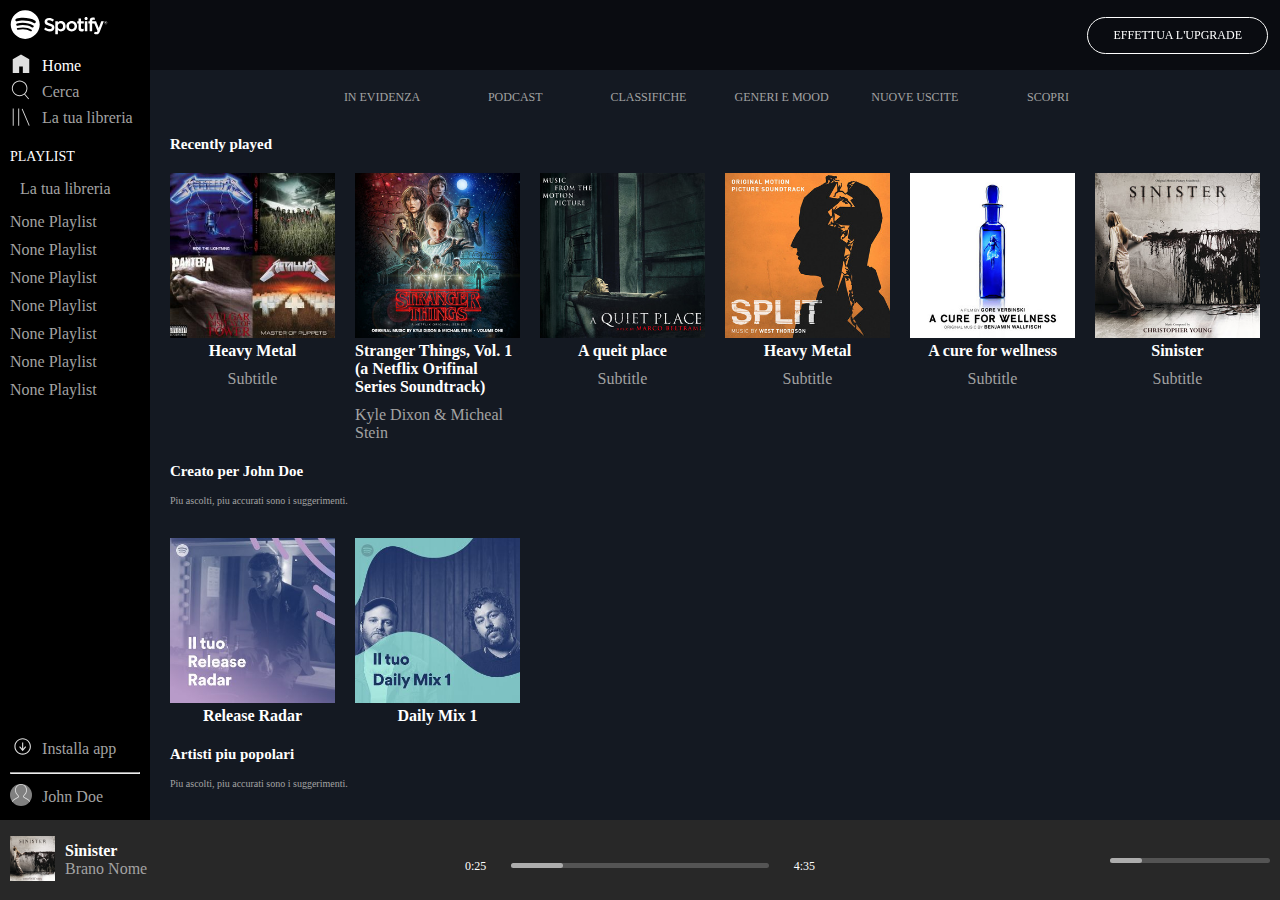
<file: index.html>
<!DOCTYPE html>
<html lang="en">
    <head>
        <meta charset="UTF-8">
        <meta http-equiv="X-UA-Compatible" content="IE=edge">
        <meta name="viewport" content="width=device-width, initial-scale=1.0">

        <!-- MAIN STYLE -->
        <link rel="stylesheet" href="./css/style.css">
        <link rel="stylesheet" href="./css/common.css">
        <link rel="stylesheet" href="./css/media-query.css">

        <!-- TITLE -->
        <title>Spotify</title>

        <!-- FAVICON -->
        <link rel="icon" type="image/x-icon" href="./img/favicon.ico">

        <!-- FONTS -->
        <link rel="stylesheet" href="https://cdnjs.cloudflare.com/ajax/libs/font-awesome/6.2.0/css/all.min.css" integrity="sha512-xh6O/CkQoPOWDdYTDqeRdPCVd1SpvCA9XXcUnZS2FmJNp1coAFzvtCN9BmamE+4aHK8yyUHUSCcJHgXloTyT2A==" crossorigin="anonymous" referrerpolicy="no-referrer" />
        <link rel="preconnect" href="https://fonts.googleapis.com">
        <link rel="preconnect" href="https://fonts.gstatic.com" crossorigin>
        <link href="https://fonts.googleapis.com/css2?family=Montserrat&display=swap" rel="stylesheet">
    </head>

    <body>
        <div class="wrapper flex">

            <!-- LEFT SIDE -->

            <aside>
                <div class="sidebar flex justify-content-space-between gap-10">
                    <div class="sidebar-up">
                        <div class="menu">
                            <div class="small-logo">
                                <a class="block-to-none" href="#"><img src="./img/logo-small.svg" alt="Spotify"></a>
                                <a class="none-to-block" href="#"><img src="./img/logo.svg" alt="Spotify"></a>
                            </div>
                            <div class="small-icon flex align-items-center gap-10">
                                <a href="#"><img class="img-grey hover-icon-sidebar" src="./img/home.svg" alt="Home"></a>
                                <span class="none-to-block hover-icon-sidebar">Home</span>
                            </div>
                            <div class="small-icon flex align-items-center gap-10">
                                <a href="#"><img class="img-grey hover-icon-sidebar" src="./img/search.svg" alt="Search"></a>
                                <span class="none-to-block txt-grey hover-icon-sidebar">Cerca</span>
                            </div>
                            <div class="small-icon flex align-items-center gap-10">
                                <a href="#"><img class="img-grey hover-icon-sidebar" src="./img/libreria.svg" alt="Libreria"></a>
                                <span class="none-to-block txt-grey hover-icon-sidebar">La tua libreria</span>
                            </div>
                        </div>
                        <div class="none-to-block playlist gap-10">
                            <div class="playlist-title-sidebar">
                                <span>PLAYLIST</span>
                            </div>
                            <div class="small-icon flex align-items-center gap-10">
                                <i class="fa-solid fa-square-plus txt-grey hover-icon-sidebar"></i>
                                <span class="none-to-block txt-grey hover-icon-sidebar">La tua libreria</span>
                            </div>
                            <div class="new-playlist">
                                <ul>
                                    <li class="hover-white">None Playlist</li>
                                    <li class="hover-white">None Playlist</li>
                                    <li class="hover-white">None Playlist</li>
                                    <li class="hover-white">None Playlist</li>
                                    <li class="hover-white">None Playlist</li>
                                    <li class="hover-white">None Playlist</li>
                                    <li class="hover-white">None Playlist</li>                                    
                                </ul>
                            </div>
                        </div>
                    </div>
                    <div class="sidebar-down">
                        <div class="small-icon flex align-items-center gap-10">
                            <a href="#"><img class="img-grey hover-icon-sidebar" src="./img/download.svg" alt="Download"></a>
                            <span class="none-to-block txt-grey hover-icon-sidebar">Installa app</span>
                        </div>
                        <hr class="none-to-block hr-sidebar">
                        <div class="small-icon flex align-items-center gap-10">
                            <a href="#"><img class="img-profile hover-icon-sidebar" src="./img/profile.svg" alt="Profile"></a>
                            <span class="none-to-block txt-grey hover-icon-sidebar">John Doe</span>
                        </div>                       
                    </div>
                </div>

            </aside>

            <!-- RIGHT SIDE -->

            <div class="main-container">

                <!-- UPGRADE SECTION -->

                <section class="header-section flex align-items-center">
                    <a class="btn-header hover-ratio-10" href="#">EFFETTUA L'UPGRADE</a>
                </section>

                <!-- SONGS SECTION -->

                <section class="main-section flex">
                    <div class="main-menu flex justify-content-center">
                        <div class="hover-white txt-grey">IN EVIDENZA</div>
                        <div class="hover-white txt-grey">PODCAST</div>
                        <div class="hover-white txt-grey">CLASSIFICHE</div>
                        <div class="hover-white txt-grey">GENERI E MOOD</div>
                        <div class="hover-white txt-grey">NUOVE USCITE</div>
                        <div class="hover-white txt-grey">SCOPRI</div>
                    </div>
                    <div class="recently-txt">
                        <span><strong>Recently played</strong></span>
                    </div>
                    <div class="cards flex">
                        <div class="card">
                            <div class="cover-song-main">
                                <img class="img-under" src="./img/metal_lifting.jpg" alt="Metal Lifting">
                                <div class="img-above">
                                    <i class="fa-regular fa-circle-play"></i>
                                </div>
                            </div>
                            <div class="details-song flex justify-content-center align-items-center gap-10">
                                <span class="song-name-main"><strong>Heavy Metal</strong></span>
                                <span class="txt-grey author-name-main">Subtitle</span>
                            </div>
                        </div>
                        <div class="card">
                            <div class="cover-song-main">
                                <img class="img-under" src="./img/stranger.jpeg" alt="Stranger things">
                                <div class="img-above">
                                    <i class="fa-regular fa-circle-play"></i>
                                </div>
                            </div>
                            <div class="details-song flex justify-content-center align-items-center gap-10">
                                <span class="song-name-main"><strong>Stranger Things, Vol. 1 (a Netflix Orifinal Series Soundtrack)</strong></span>
                                <span class="txt-grey author-name-main">Kyle Dixon & Micheal Stein</span>
                            </div>
                        </div>
                        <div class="card">
                            <div class="cover-song-main">
                                <img class="img-under" src="./img/aquietplace.jpeg" alt="A quiet place">
                                <div class="img-above">
                                    <i class="fa-regular fa-circle-play"></i>
                                </div>
                            </div>
                            <div class="details-song flex justify-content-center align-items-center gap-10">
                                <span class="song-name-main"><strong>A queit place</strong></span>
                                <span class="txt-grey author-name-main">Subtitle</span>
                            </div>
                        </div>
                        <div class="card">
                            <div class="cover-song-main">
                                <img class="img-under" src="./img/split.jpeg" alt="Split">
                                <div class="img-above">
                                    <i class="fa-regular fa-circle-play"></i>
                                </div>
                            </div>
                            <div class="details-song flex justify-content-center align-items-center gap-10">
                                <span class="song-name-main"><strong>Heavy Metal</strong></span>
                                <span class="txt-grey author-name-main">Subtitle</span>
                            </div>
                        </div>
                        <div class="card">
                            <div class="cover-song-main">
                                <img class="img-under" src="./img/cure.jpeg" alt="A cure for wellness">
                                <div class="img-above">
                                    <i class="fa-regular fa-circle-play"></i>
                                </div>
                            </div>
                            <div class="details-song flex justify-content-center align-items-center gap-10">
                                <span class="song-name-main"><strong>A cure for wellness</strong></span>
                                <span class="txt-grey author-name-main">Subtitle</span>
                            </div>
                        </div>
                        <div class="card">
                            <div class="cover-song-main">
                                <img class="img-under" src="./img/sinister.jpeg" alt="Sinister">
                                <div class="img-above">
                                    <i class="fa-regular fa-circle-play"></i>
                                </div>
                            </div>
                            <div class="details-song flex justify-content-center align-items-center gap-10">
                                <span class="song-name-main"><strong>Sinister</strong></span>
                                <span class="txt-grey author-name-main">Subtitle</span>
                            </div>
                        </div>
                    </div>
                    <div class="recently-txt">
                        <span><strong>Creato per John Doe</strong></span>
                    </div>
                    <div class="recently-txt-small">
                        <span class="txt-grey">Piu ascolti, piu accurati sono i suggerimenti.</span>
                    </div>
                    <div class="cards flex">
                        <div class="card">
                            <div class="cover-song-main">
                                <img class="img-under" src="./img/radar.jpeg" alt="Release Radar">
                                <div class="img-above">
                                    <i class="fa-regular fa-circle-play"></i>
                                </div>
                            </div>
                            <div class="details-song flex justify-content-center align-items-center gap-10">
                                <span class="song-name-main"><strong>Release Radar</strong></span>
                            </div>
                        </div>
                        <div class="card">
                            <div class="cover-song-main">
                                <img class="img-under" src="./img/mixdaily.jpeg" alt="Daily Mix 1">
                                <div class="img-above">
                                    <i class="fa-regular fa-circle-play"></i>
                                </div>
                            </div>
                            <div class="details-song flex justify-content-center align-items-center gap-10">
                                <span class="song-name-main"><strong>Daily Mix 1</strong></span>
                            </div>
                        </div>
                    </div>
                    <div class="recently-txt">
                        <span><strong>Artisti piu popolari</strong></span>
                    </div>
                    <div class="recently-txt-small">
                        <span class="txt-grey">Piu ascolti, piu accurati sono i suggerimenti.</span>
                    </div>
                    <div class="cards flex">
                        <div class="card">
                            <div class="cover-song-main">
                                <img class="rounded-img img-under" src="./img/youg.jpeg" alt="Youg">
                                <div class="img-above">
                                    <i class="fa-regular fa-circle-play"></i>
                                </div>
                            </div>
                            <div class="details-song flex justify-content-center align-items-center gap-10">
                                <span class="song-name-main"><strong>Youg</strong></span>
                            </div>
                        </div>
                        <div class="card">
                            <div class="cover-song-main">
                                <img class="rounded-img img-under" src="./img/einaudi.jpeg" alt="Einaudi">
                                <div class="img-above">
                                    <i class="fa-regular fa-circle-play"></i>
                                </div>
                            </div>
                            <div class="details-song flex justify-content-center align-items-center gap-10">
                                <span class="song-name-main"><strong>Einaudi</strong></span>
                            </div>
                        </div>
                    </div>
                </section>
            </div>
        </div>

        <!-- PLAYER -->

        <footer class="flex justify-content-space-between gap-10">
            <div class="left-footer flex align-items-center">
                <div class="current-song flex gap-10 padding-3">
                    <div class="cover-footer none-to-block">
                        <img src="./img/sinister.jpeg" alt="Sinister">
                    </div>
                    <div class="info-song flex justify-content-center">
                        <span><strong>Sinister</strong></span>
                        <div class="hover-underline">
                            <span class="txt-grey hover-white">Brano <br class="block-to-none"> Nome</span>
                        </div>
                    </div>
                </div> 
                <div class="icons-left-footer flex column-to-row">
                    <i class="fa-regular fa-heart txt-grey padding-5 hover-white"></i>
                    <i class="fa-regular fa-folder txt-grey padding-5 hover-white"></i>
                </div>               
            </div>
            <div class="central-footer flex align-items-center justify-content-center gap-10">
                <div class="player flex">
                    <ul class="flex align-items-center">
                        <li><i class="fa-solid fa-shuffle"></i></li>
                        <li><i class="fa-solid fa-backward-step"></i></li>
                        <li><i class="fa-regular fa-circle-play big-btn-player hover-ratio-10"></i></li>
                        <li><i class="fa-solid fa-forward-step"></i></li>
                        <li><i class="fa-solid fa-rotate-right"></i></li>
                    </ul>
                </div>
                <div class="time-bar flex align-items-center">
                    <div>
                        <span class="time-track-bar">0:25</span>
                    </div>
                    <div class="track-bar hover-green-section">
                        <div class="track-bar-actual hover-green">
                            <div class="cursor-circle"></div>
                        </div>                        
                    </div>
                    <div>
                        <span class="time-track-bar">4:35</span>
                    </div>
                </div>
            </div>
            <div class="right-footer flex align-items-center gap-10">
                <i class="fa-solid fa-list-ul"></i>
                <i class="fa-solid fa-display"></i>
                <i class="fa-solid fa-volume-high"></i>
                <div class="track-bar hover-green-section">
                    <div class="track-bar-actual hover-green">
                        <div class="cursor-circle"></div>
                    </div>                        
                </div>
            </div>
        </footer>
    </body>
</html>
</file>
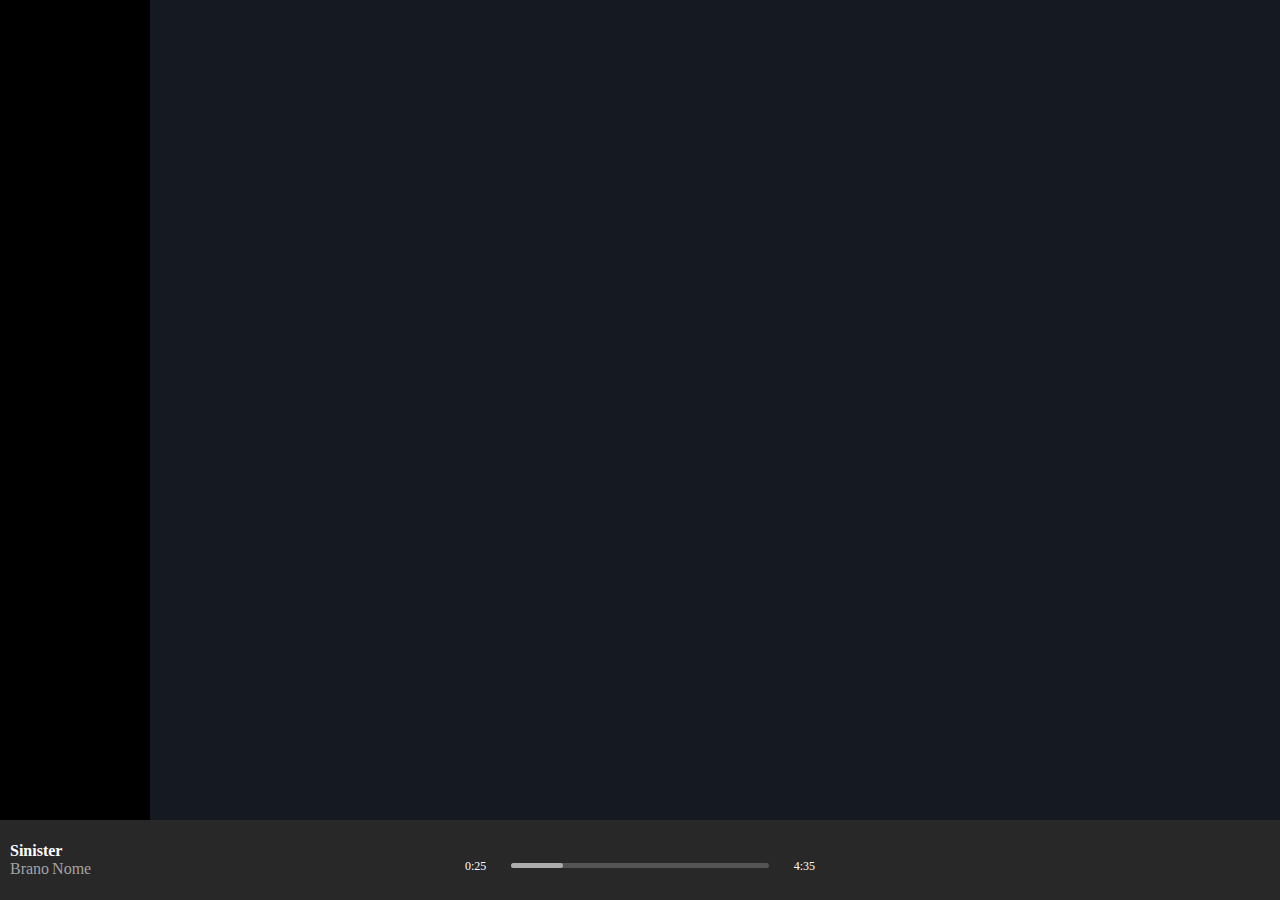
<file: intex.html>
<!DOCTYPE html>
<html lang="en">
    <head>
        <meta charset="UTF-8">
        <meta http-equiv="X-UA-Compatible" content="IE=edge">
        <meta name="viewport" content="width=device-width, initial-scale=1.0">

        <!-- MAIN STYLE -->
        <link rel="stylesheet" href="./css/style.css">
        <link rel="stylesheet" href="./css/common.css">
        <link rel="stylesheet" href="./css/media-query.css">

        <!-- TITLE -->
        <title>Spotify</title>

        <!-- FAVICON -->
        <link rel="icon" type="image/x-icon" href="./img/favicon.ico">

        <!-- FONTS -->
        <link rel="stylesheet" href="https://cdnjs.cloudflare.com/ajax/libs/font-awesome/6.2.0/css/all.min.css" integrity="sha512-xh6O/CkQoPOWDdYTDqeRdPCVd1SpvCA9XXcUnZS2FmJNp1coAFzvtCN9BmamE+4aHK8yyUHUSCcJHgXloTyT2A==" crossorigin="anonymous" referrerpolicy="no-referrer" />
        <link rel="preconnect" href="https://fonts.googleapis.com">
        <link rel="preconnect" href="https://fonts.gstatic.com" crossorigin>
        <link href="https://fonts.googleapis.com/css2?family=Montserrat&display=swap" rel="stylesheet">
    </head>

    <body>
        <div class="wrapper flex">

            <!-- LEFT SIDE -->

            <aside>

            </aside>

            <!-- RIGHT SIDE -->

            <div class="main-container">

                <!-- UPGRADE SECTION -->

                <header>

                </header>

                <!-- SONGS SECTION -->

                <main>

                </main>
            </div>
        </div>

        <!-- PLAYER -->

        <footer class="flex justify-content-space-between gap-10">
            <div class="left-footer flex align-items-center">
                <div class="current-song flex gap-10 padding-3">
                    <div class="cover-footer">
                        <img src="./img/sinister.jpeg" alt="Sinister">
                    </div>
                    <div class="info-song flex justify-content-center">
                        <span><strong>Sinister</strong></span>
                        <div class="song-name flex gap-3">
                            <span class="txt-grey">Brano</span>
                            <span class="txt-grey">Nome</span>
                        </div>
                    </div>
                </div> 
                <div class="icons-left-footer flex column-to-row">
                    <i class="fa-regular fa-heart txt-grey padding-5"></i>
                    <i class="fa-regular fa-folder txt-grey padding-5"></i>
                </div>               
            </div>
            <div class="central-footer flex align-items-center justify-content-center gap-10">
                <div class="player flex">
                    <ul>
                        <li><i class="fa-solid fa-shuffle"></i></li>
                        <li><i class="fa-solid fa-backward-step"></i></li>
                        <li><i class="fa-regular fa-circle-play"></i></li>
                        <li><i class="fa-solid fa-forward-step"></i></li>
                        <li><i class="fa-solid fa-rotate-right"></i></li>
                    </ul>
                </div>
                <div class="time-bar flex align-items-center">
                    <div>
                        <span class="time-track-bar">0:25</span>
                    </div>
                    <div class="track-bar">
                        <div class="track-bar-actual"></div>                        
                    </div>
                    <div>
                        <span class="time-track-bar">4:35</span>
                    </div>
                </div>
            </div>
            <div class="right-footer">

            </div>
        </footer>
        
    </body>
</html>
</file>
<file: css/style.css>
/* ----
WRAPPER
------ */

.wrapper{
    width: 100vw;
    height: calc(100vh - 80px);
    overflow: hidden;
}


/* --
ASIDE 
--- */

aside{
    width: 30px;
    height: 100%;
    background-color: #000000;
}

.sidebar{
    padding: 4px;
    flex-direction: column;
    height: 100%;
    width: 100%;
}

.small-icon, .small-logo{
    width: 100%;
    cursor: pointer;
}

.small-icon a img, .small-logo a img{
    width: 100%;
}

.small-logo{
    padding-bottom: 10px;
}

.img-grey{
    filter: contrast(75%);
}

.img-profile{
    background-color: #808080;
    border-radius: 50%;
    aspect-ratio: 1;
    filter: contrast(75%);
}

/* -----------
MAIN CONTAINER
------------ */

.main-container{
    width: calc(100vw - 30px);
    height: 100%;
    background-color: #141922;
}


/* 1 - HEADER */

.header-section{
    width: calc(100vw - 30px);
    height: 70px;
    position: fixed;
    background-color: rgba(0, 0, 0, 0.5);
    justify-content: end;
}

.btn-header{
    border: 1px solid #ffffff;
    padding: 10px 25px ;
    border-radius: 20px;
    text-decoration: none;
    margin-right: 12px;
    font-size: 12px;
}


/* 2 - MAIN */

.main-section{
    width: 100%;
    height: 100%;
    overflow-y: auto;
    padding: 90px 10px 20px;
    flex-direction: column;
}

.main-menu{
    width: 100%;
    flex-wrap: wrap;
}

.main-menu div{
    width: 25%;
    text-align: center;
    cursor: pointer;
    padding-bottom: 20px;
    font-size: 12px;
}

.recently-txt{
    padding: 10px 10px 10px;
}

.recently-txt span{
    font-size: 15px;
}

.recently-txt-small{
    padding: 0 10px 20px;
}

.recently-txt-small span{
    font-size: 10px;
}

.cards{
    flex-wrap: wrap;
}

.card{
    width: 50%;
    padding: 10px;
}

.cover-song-main img{
    width: 100%;
}

.cover-song-main{
    position: relative;
}

.details-song{
    flex-direction: column;
}

.rounded-img{
    border-radius: 50%;
}

.img-above{
    position: absolute;
    top: 50%;
    left: 50%;
    transform: translate(-50%, -50%);
    display: none;
}

.img-above i{
    font-size: 50px;
}

.cover-song-main:hover .img-under{
    opacity: 0.5;
}

.cover-song-main:hover .img-above{
    display: block;
}



/* ----------
FOOTER PLAYER 
------------ */

footer{
    height: 80px;
    width: 100vw;
    background-color: #282828;
    padding: 10px;
    z-index: 1;
}

.left-footer, .right-footer{
    width: 200px;
    height: 100%;
}

.central-footer{
    width: 400px;
    height: 100%;
    flex-direction: column;
}

.info-song{
    flex-direction: column;
}

.cover-footer{
    display: none;
}

.song-name{
    flex-direction: column;
}

.player ul{
    list-style-type: none;
    gap: 35px;
}

.player ul .big-btn-player{
    font-size: 25px;
}

.time-bar{
    width: 100%;
}

.time-track-bar{
    font-size: 12px;
    padding: 0 25px;
}

.track-bar{
    height: 5px;
    width: 80%;
    border-radius: 20px;
    background-color: #545454;
    cursor: pointer;
}

.track-bar-actual{
    height: 100%;
    width: 20%;
    border-radius: 20px;
    background-color: #adadad;
    position: relative;
}

.right-footer{
    justify-content: end;
}

.cursor-circle{
    display: none;
    width: 13px;
    height: 13px;
    border-radius: 50%;
    background-color: #ffffff
    ;
}


/* -------------- HOVER --------------- */

/* ASIDE */

.small-icon:hover .hover-icon-sidebar{
    color: #ffffff;
}


/* FOOTER */

.track-bar:hover .cursor-circle{
    display: block;
    position: absolute;
    right: -2px;
    top: -4px; 
}
</file>
<file: css/common.css>
*{
    padding: 0;
    margin: 0;
    box-sizing: border-box;
    color: #ffffff;
}

.block-to-none{
    display: block;
}

.none-to-block{
    display: none;
}


/* FLEX */

.flex{
    display: flex;
}

.justify-content-space-between{
    justify-content: space-between;
}

.justify-content-center{
    justify-content: center;
}

.align-items-center{
    align-items: center;
}

.gap-3{
    gap: 3px;
}

.gap-10{
    gap: 10px;
}

.column-to-row{
    flex-direction: column;
}


/* TEXT */

.txt-grey{
    color: #a3a3a3;
}


/* SPACE */

.padding-5{
    padding: 5px;
}


/* HOVER GENERAL */

.hover-green-section:hover .hover-green{
    background-color: #adff2f;
}

.hover-white:hover{
    color: #ffffff;
}

.hover-underline:hover{
    text-decoration: underline;
}

.hover-ratio-10:hover{
    transform: scale(1.10);
}
</file>
<file: css/media-query.css>
/* --- S --- */

@media screen and (min-width: 576px) {

    /* COMMON */

    .none-to-block{
        display: block;
    }

    .block-to-none{
        display: none;
    }

    
    /* ASIDE */

    aside{
        width: 150px;
    }

    .sidebar{
        padding: 10px;
    }

    .small-logo a{
        width: 75%;
    }

    .small-icon a{
        width: 17%;
    }

    .small-icon:hover .hover-icon-sidebar{
        filter: contrast(100%);  
    }

    .hr-sidebar{
        margin: 10px 0;
    }
    
    .playlist{
        display: flex;
        flex-direction: column;
    }
    
    .playlist-title-sidebar span{
        font-size: 14px;
    }
    
    .playlist-title-sidebar{
        padding: 15px 0 5px;
    }
    
    .small-icon .fa-square-plus{
        font-size: 30px;
    }
    
    .new-playlist ul{
        text-decoration: none;
    }
    
    .new-playlist ul li{
        padding: 5px 0;
        color: #a3a3a3;
        cursor: pointer;
    }
    


    /* MAIN CONTAINER */

    .main-container{
        width: calc(100vw - 150px);
    }


    /* 1 - HEADER */

    .header-section{
        width: calc(100vw - 150px);
    }


    /* 2 - MAIN */

    .main-menu div{
        width: calc(100% / 3);
    }


    /* FOOTER */

    .cover-footer{
        max-width: 25%;
    }
    
    .cover-footer img{
        width: 100%;
    }

    .song-name{
        flex-direction: row;    
    }
}


/* --- M --- */

@media screen and (min-width: 768px) {

    /* COMMON */

    .column-to-row{
        flex-direction: row;
    }
    
    .block-to-none{
        display: none;
    }


    /* 2 - MAIN */

    .main-menu div{
        width: 20%;
    }

    .card{
        width: 25%;
    }

}



/* --- L --- */

@media screen and (min-width: 992px) {

    /* 2 - MAIN */

    .main-menu div{
        width: 12%;
    }

    .card{
        width: calc(100% / 6);
    }
    
}
</file>
